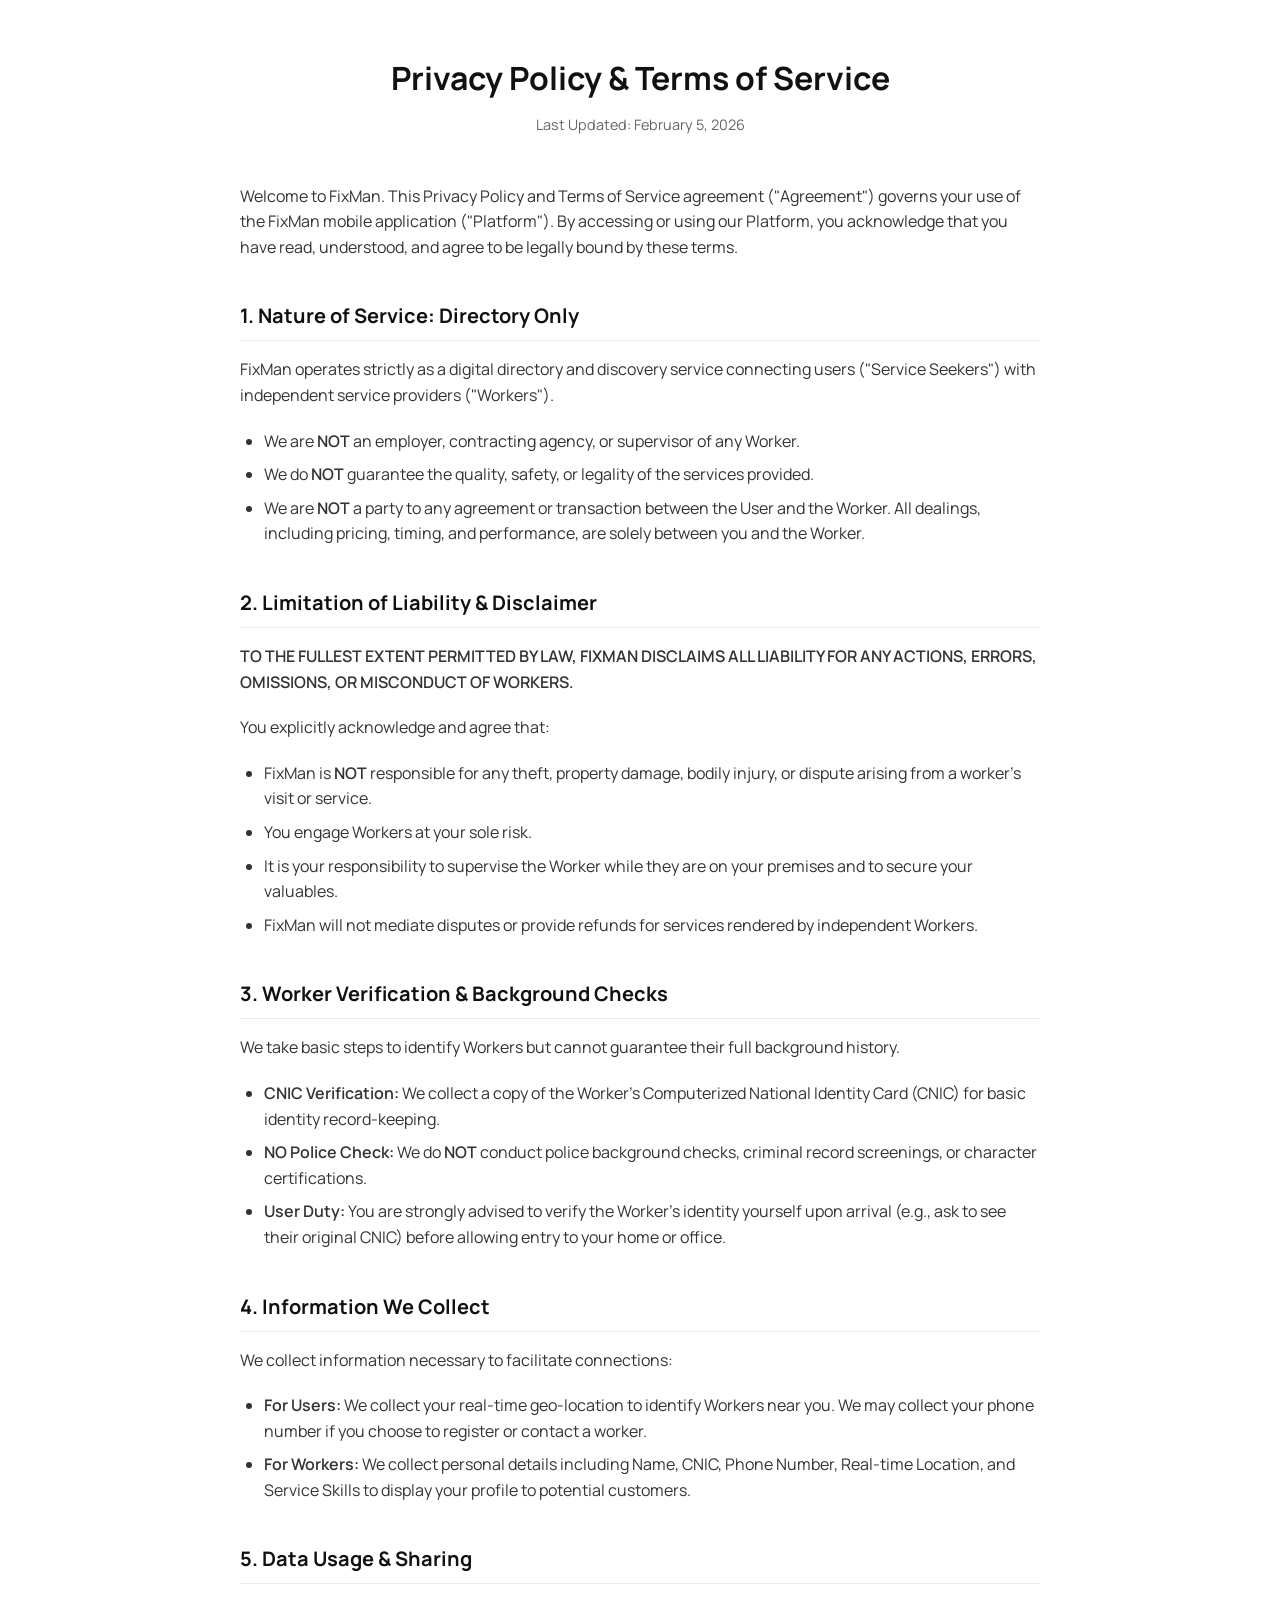
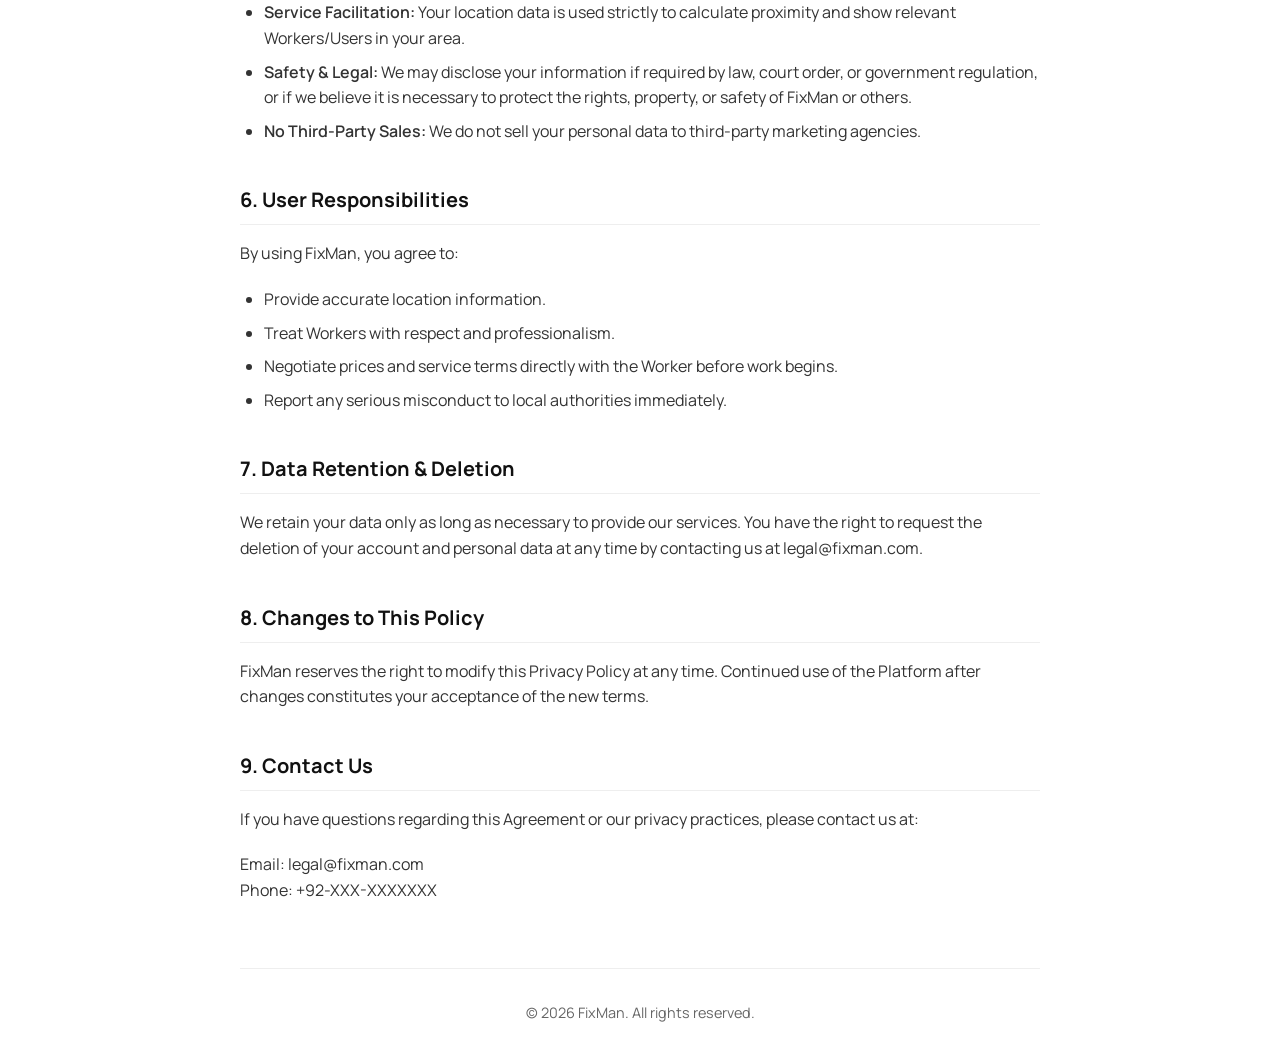
<file: privacy.html>
<!DOCTYPE html>
<html lang="en">

<head>
    <meta charset="UTF-8">
    <meta name="viewport" content="width=device-width, initial-scale=1.0">
    <title>Privacy Policy - FixMan</title>
    <link href="https://fonts.googleapis.com/css2?family=Manrope:wght@300;400;600&display=swap" rel="stylesheet">
    <style>
        body {
            font-family: 'Manrope', sans-serif;
            line-height: 1.6;
            color: #333;
            max-width: 800px;
            margin: 0 auto;
            padding: 2rem;
            background-color: #ffffff;
            /* Clean white background for reading */
        }

        h1,
        h2,
        h3 {
            color: #111;
        }

        h1 {
            margin-bottom: 0.5rem;
            text-align: center;
        }

        .last-updated {
            text-align: center;
            color: #666;
            font-size: 0.9rem;
            margin-bottom: 3rem;
            display: block;
        }

        h2 {
            margin-top: 2.5rem;
            margin-bottom: 1rem;
            font-size: 1.25rem;
            border-bottom: 1px solid #eee;
            padding-bottom: 0.5rem;
        }

        p {
            margin-bottom: 1.25rem;
        }

        ul {
            margin-bottom: 1.25rem;
            padding-left: 1.5rem;
        }

        li {
            margin-bottom: 0.5rem;
        }

        strong {
            font-weight: 600;
        }

        .footer-note {
            margin-top: 4rem;
            text-align: center;
            font-size: 0.9rem;
            color: #666;
            border-top: 1px solid #eee;
            padding-top: 2rem;
        }
    </style>
</head>

<body>
    <h1>Privacy Policy & Terms of Service</h1>
    <span class="last-updated">Last Updated: February 5, 2026</span>

    <p>Welcome to FixMan. This Privacy Policy and Terms of Service agreement ("Agreement") governs your use of the
        FixMan mobile application ("Platform"). By accessing or using our Platform, you acknowledge that you have read,
        understood, and agree to be legally bound by these terms.</p>

    <h2>1. Nature of Service: Directory Only</h2>
    <p>FixMan operates strictly as a digital directory and discovery service connecting users ("Service Seekers") with
        independent service providers ("Workers").</p>
    <ul>
        <li>We are <strong>NOT</strong> an employer, contracting agency, or supervisor of any Worker.</li>
        <li>We do <strong>NOT</strong> guarantee the quality, safety, or legality of the services provided.</li>
        <li>We are <strong>NOT</strong> a party to any agreement or transaction between the User and the Worker. All
            dealings, including pricing, timing, and performance, are solely between you and the Worker.</li>
    </ul>

    <h2>2. Limitation of Liability & Disclaimer</h2>
    <p><strong>TO THE FULLEST EXTENT PERMITTED BY LAW, FIXMAN DISCLAIMS ALL LIABILITY FOR ANY ACTIONS, ERRORS,
            OMISSIONS, OR MISCONDUCT OF WORKERS.</strong></p>
    <p>You explicitly acknowledge and agree that:</p>
    <ul>
        <li>FixMan is <strong>NOT</strong> responsible for any theft, property damage, bodily injury, or dispute arising
            from a worker's visit or service.</li>
        <li>You engage Workers at your sole risk.</li>
        <li>It is your responsibility to supervise the Worker while they are on your premises and to secure your
            valuables.</li>
        <li>FixMan will not mediate disputes or provide refunds for services rendered by independent Workers.</li>
    </ul>

    <h2>3. Worker Verification & Background Checks</h2>
    <p>We take basic steps to identify Workers but cannot guarantee their full background history.</p>
    <ul>
        <li><strong>CNIC Verification:</strong> We collect a copy of the Worker's Computerized National Identity Card
            (CNIC) for basic identity record-keeping.</li>
        <li><strong>NO Police Check:</strong> We do <strong>NOT</strong> conduct police background checks, criminal
            record screenings, or character certifications.</li>
        <li><strong>User Duty:</strong> You are strongly advised to verify the Worker's identity yourself upon arrival
            (e.g., ask to see their original CNIC) before allowing entry to your home or office.</li>
    </ul>

    <h2>4. Information We Collect</h2>
    <p>We collect information necessary to facilitate connections:</p>
    <ul>
        <li><strong>For Users:</strong> We collect your real-time geo-location to identify Workers near you. We may
            collect your phone number if you choose to register or contact a worker.</li>
        <li><strong>For Workers:</strong> We collect personal details including Name, CNIC, Phone Number, Real-time
            Location, and Service Skills to display your profile to potential customers.</li>
    </ul>

    <h2>5. Data Usage & Sharing</h2>
    <ul>
        <li><strong>Service Facilitation:</strong> Your location data is used strictly to calculate proximity and show
            relevant Workers/Users in your area.</li>
        <li><strong>Safety & Legal:</strong> We may disclose your information if required by law, court order, or
            government regulation, or if we believe it is necessary to protect the rights, property, or safety of FixMan
            or others.</li>
        <li><strong>No Third-Party Sales:</strong> We do not sell your personal data to third-party marketing agencies.
        </li>
    </ul>

    <h2>6. User Responsibilities</h2>
    <p>By using FixMan, you agree to:</p>
    <ul>
        <li>Provide accurate location information.</li>
        <li>Treat Workers with respect and professionalism.</li>
        <li>Negotiate prices and service terms directly with the Worker before work begins.</li>
        <li>Report any serious misconduct to local authorities immediately.</li>
    </ul>

    <h2>7. Data Retention & Deletion</h2>
    <p>We retain your data only as long as necessary to provide our services. You have the right to request the deletion
        of your account and personal data at any time by contacting us at legal@fixman.com.</p>

    <h2>8. Changes to This Policy</h2>
    <p>FixMan reserves the right to modify this Privacy Policy at any time. Continued use of the Platform after changes
        constitutes your acceptance of the new terms.</p>

    <h2>9. Contact Us</h2>
    <p>If you have questions regarding this Agreement or our privacy practices, please contact us at:</p>
    <p>
        Email: legal@fixman.com<br>
        Phone: +92-XXX-XXXXXXX
    </p>

    <div class="footer-note">
        &copy; 2026 FixMan. All rights reserved.
    </div>
</body>

</html>
</file>
